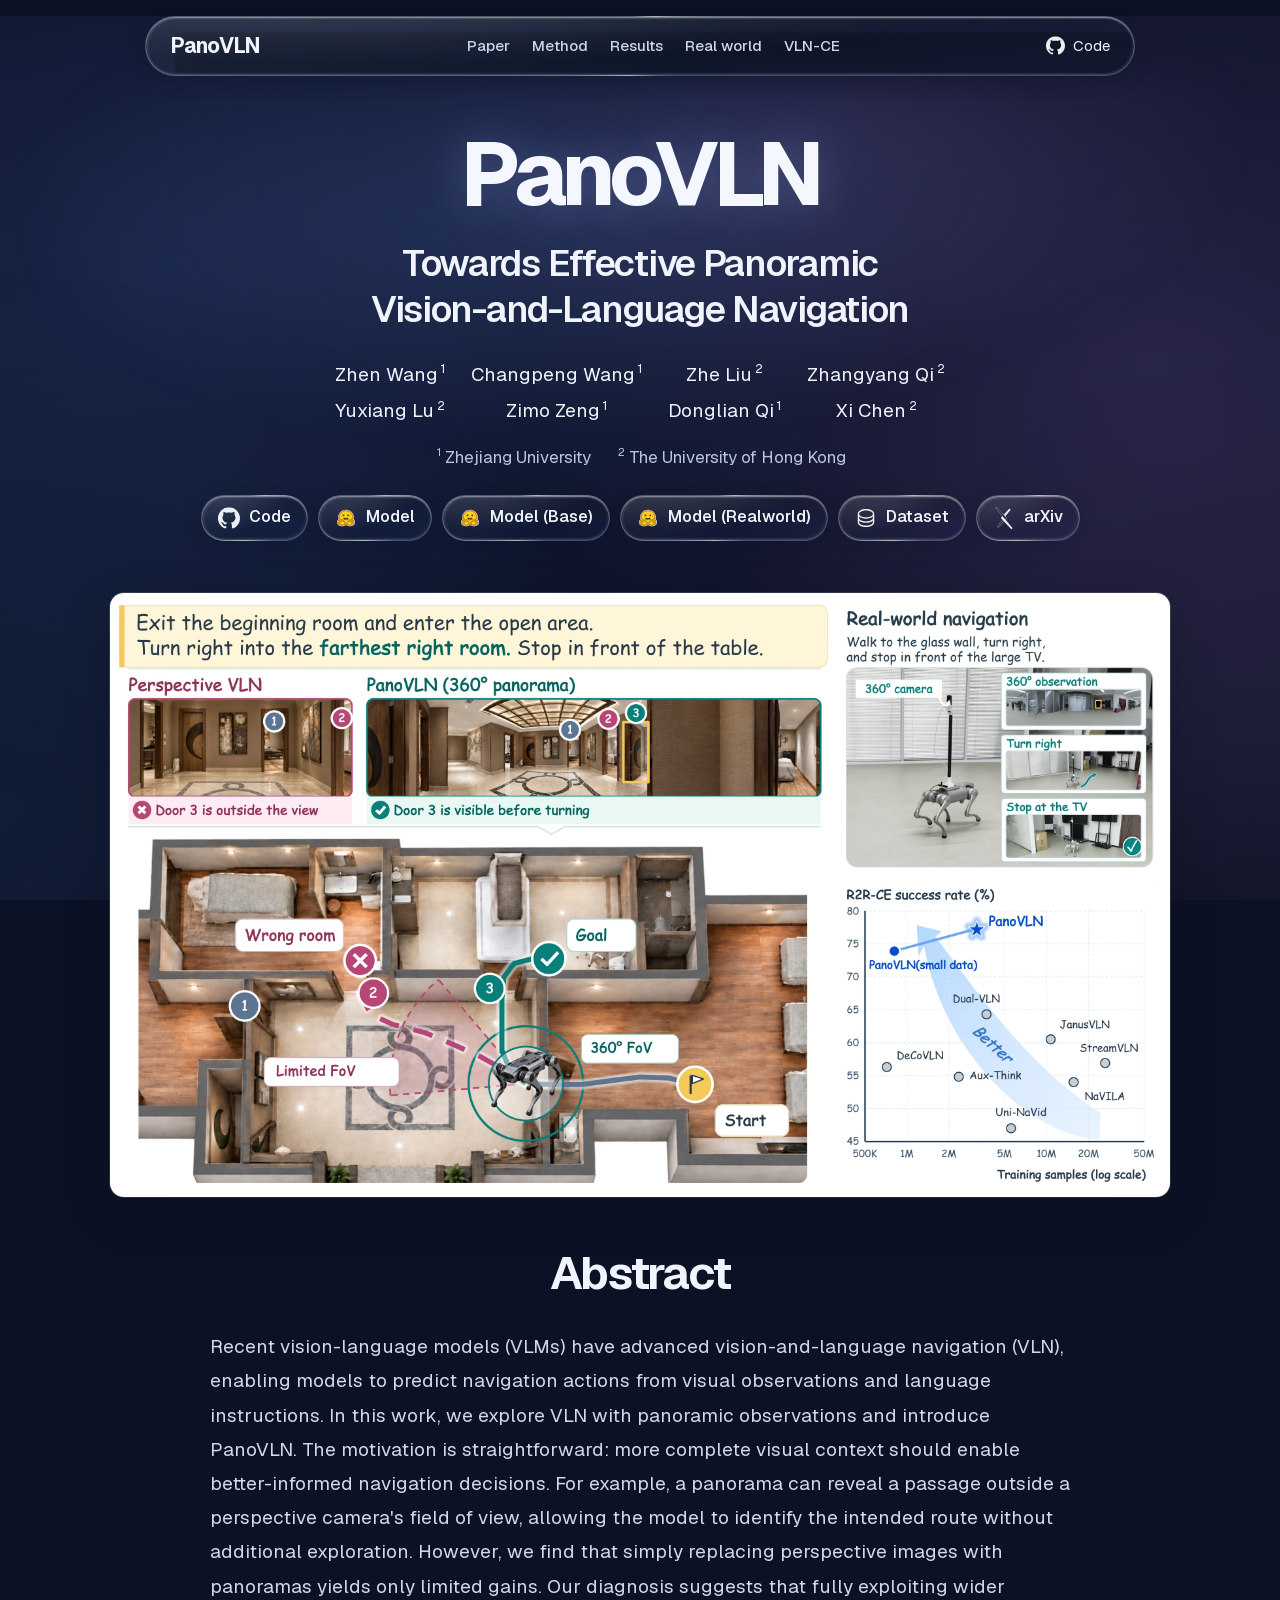
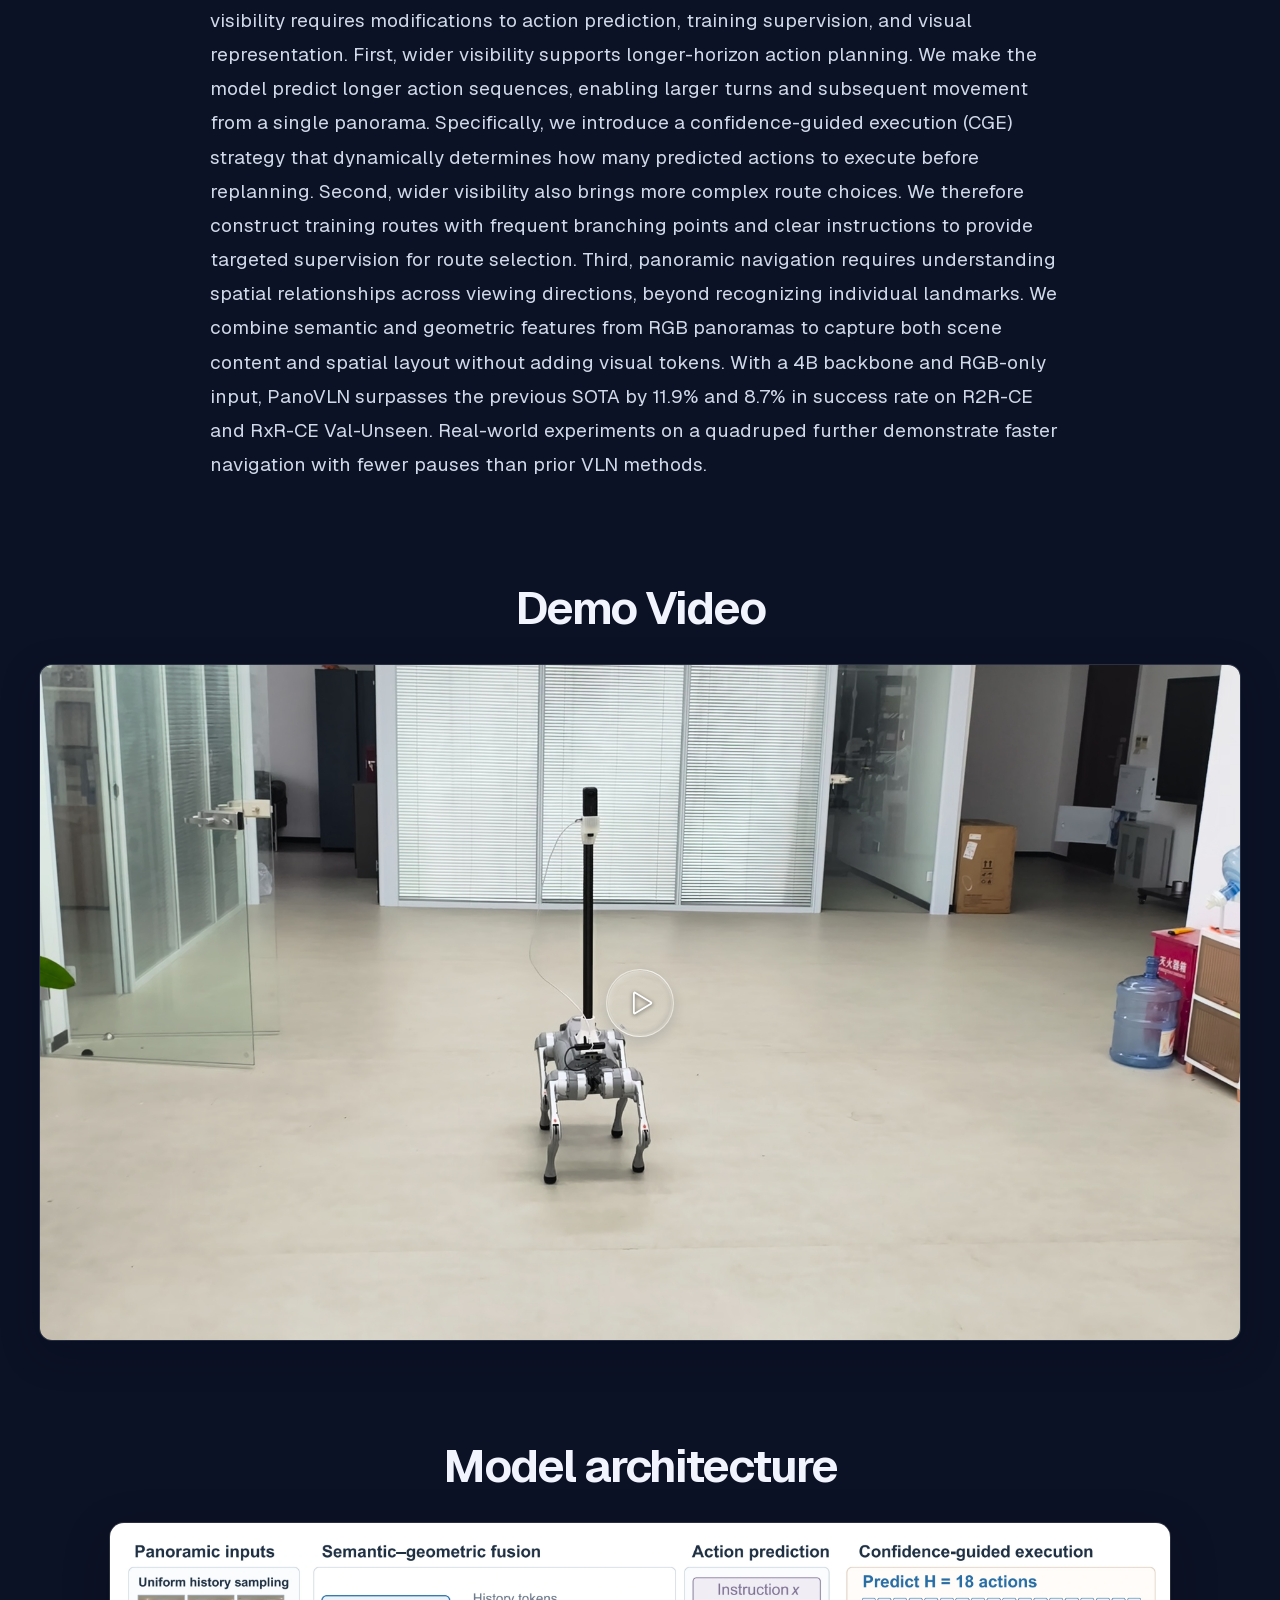
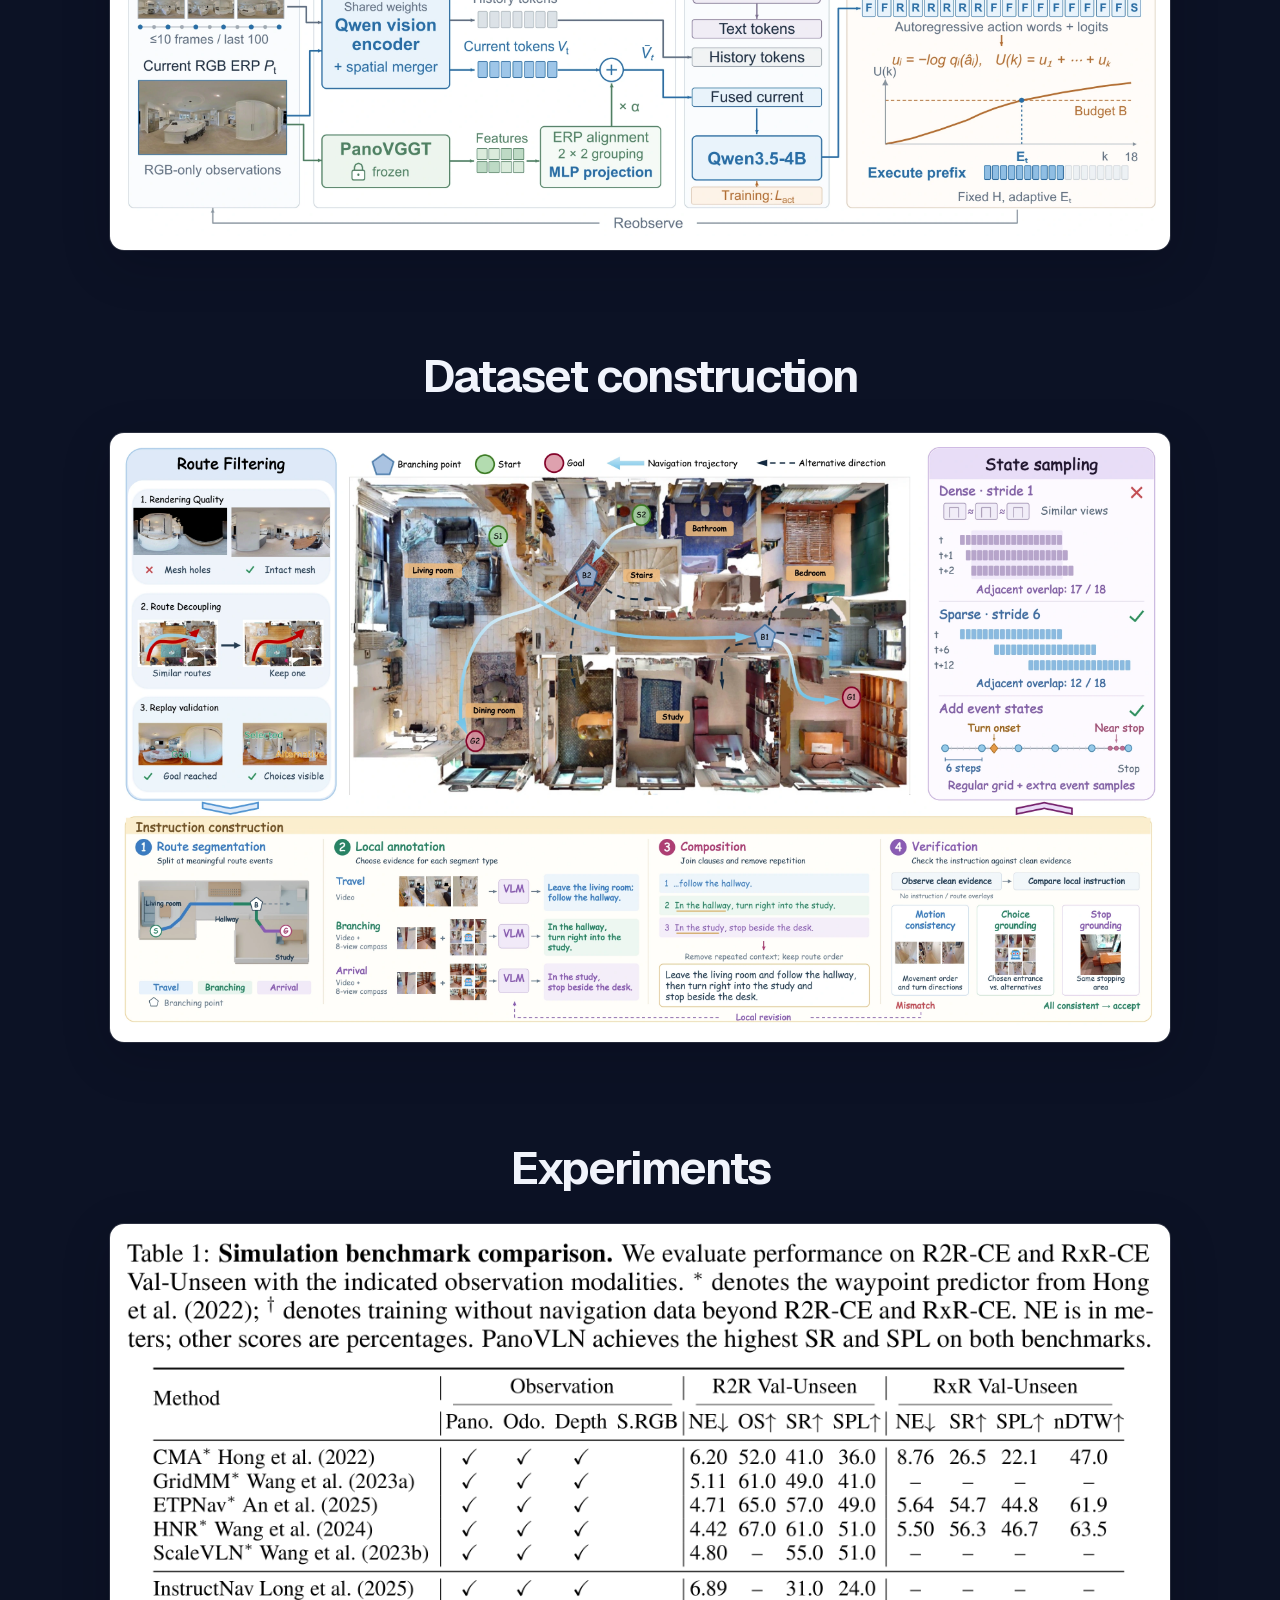
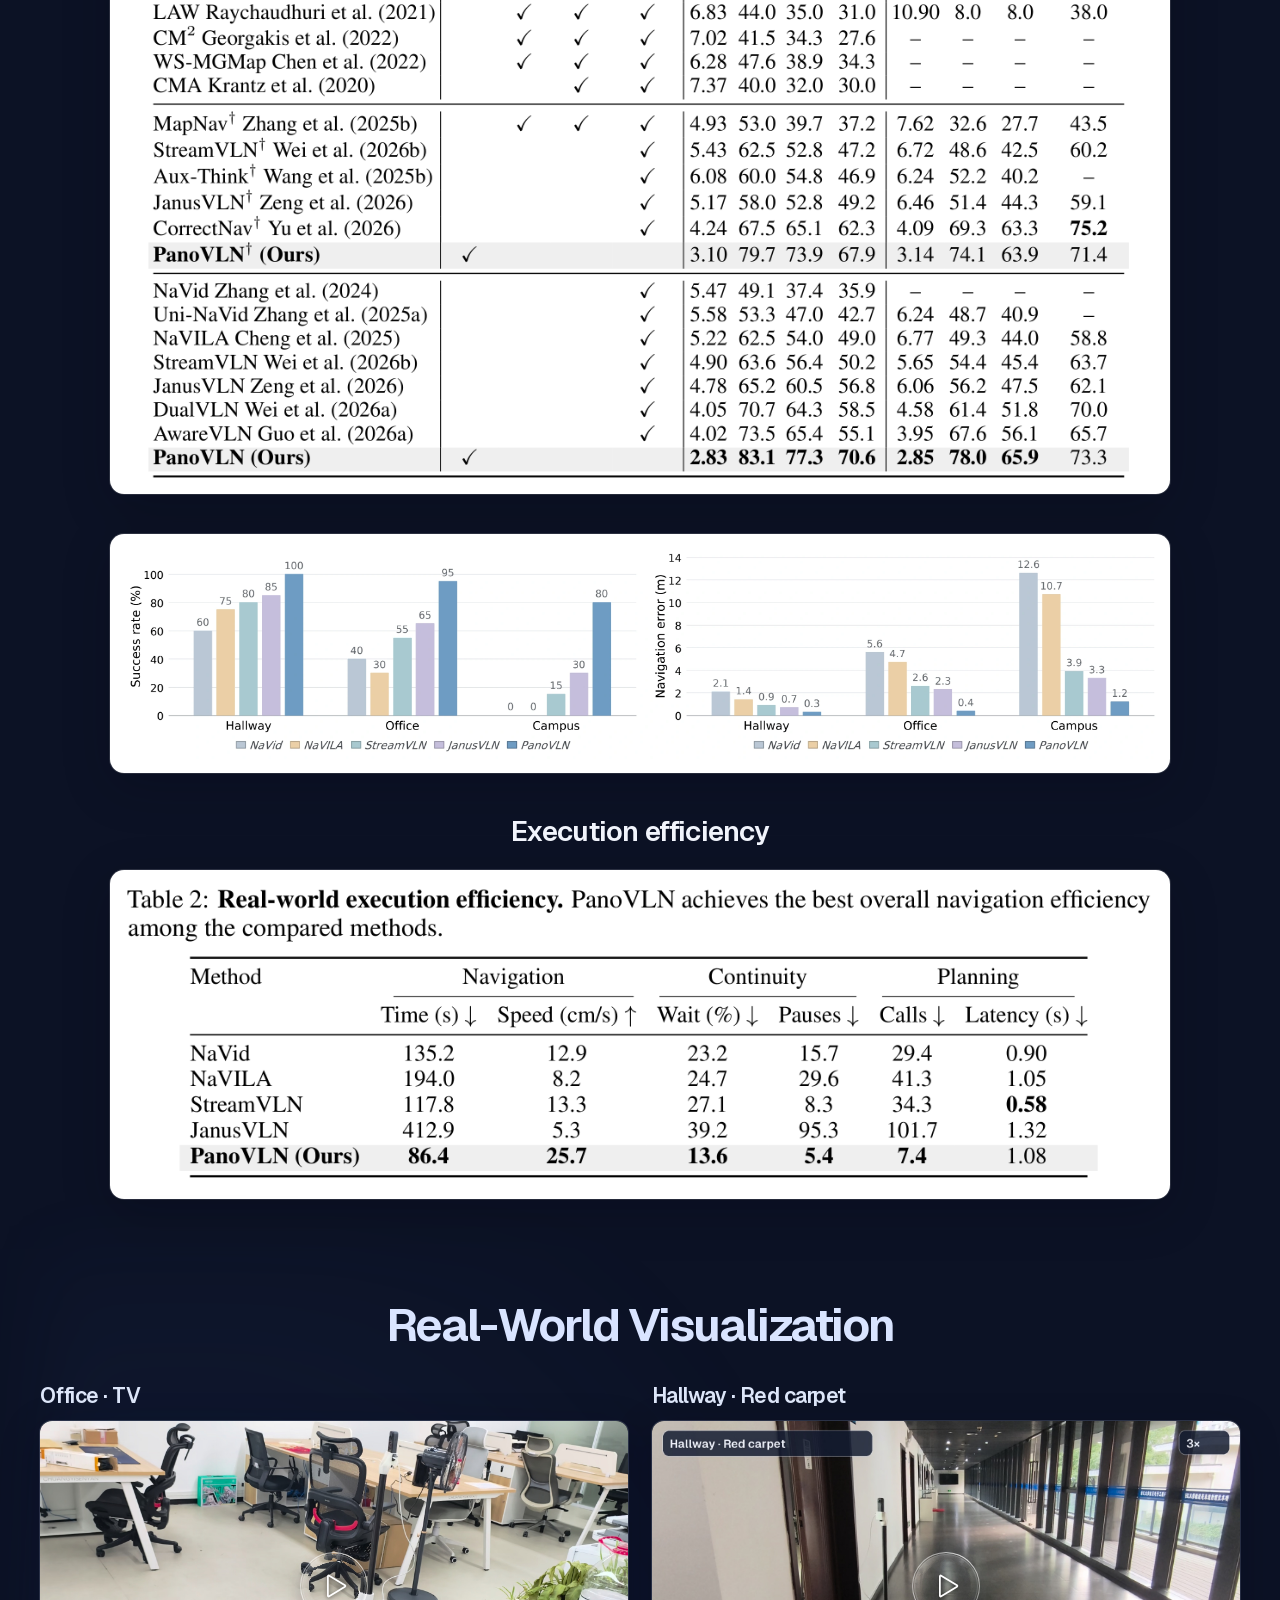
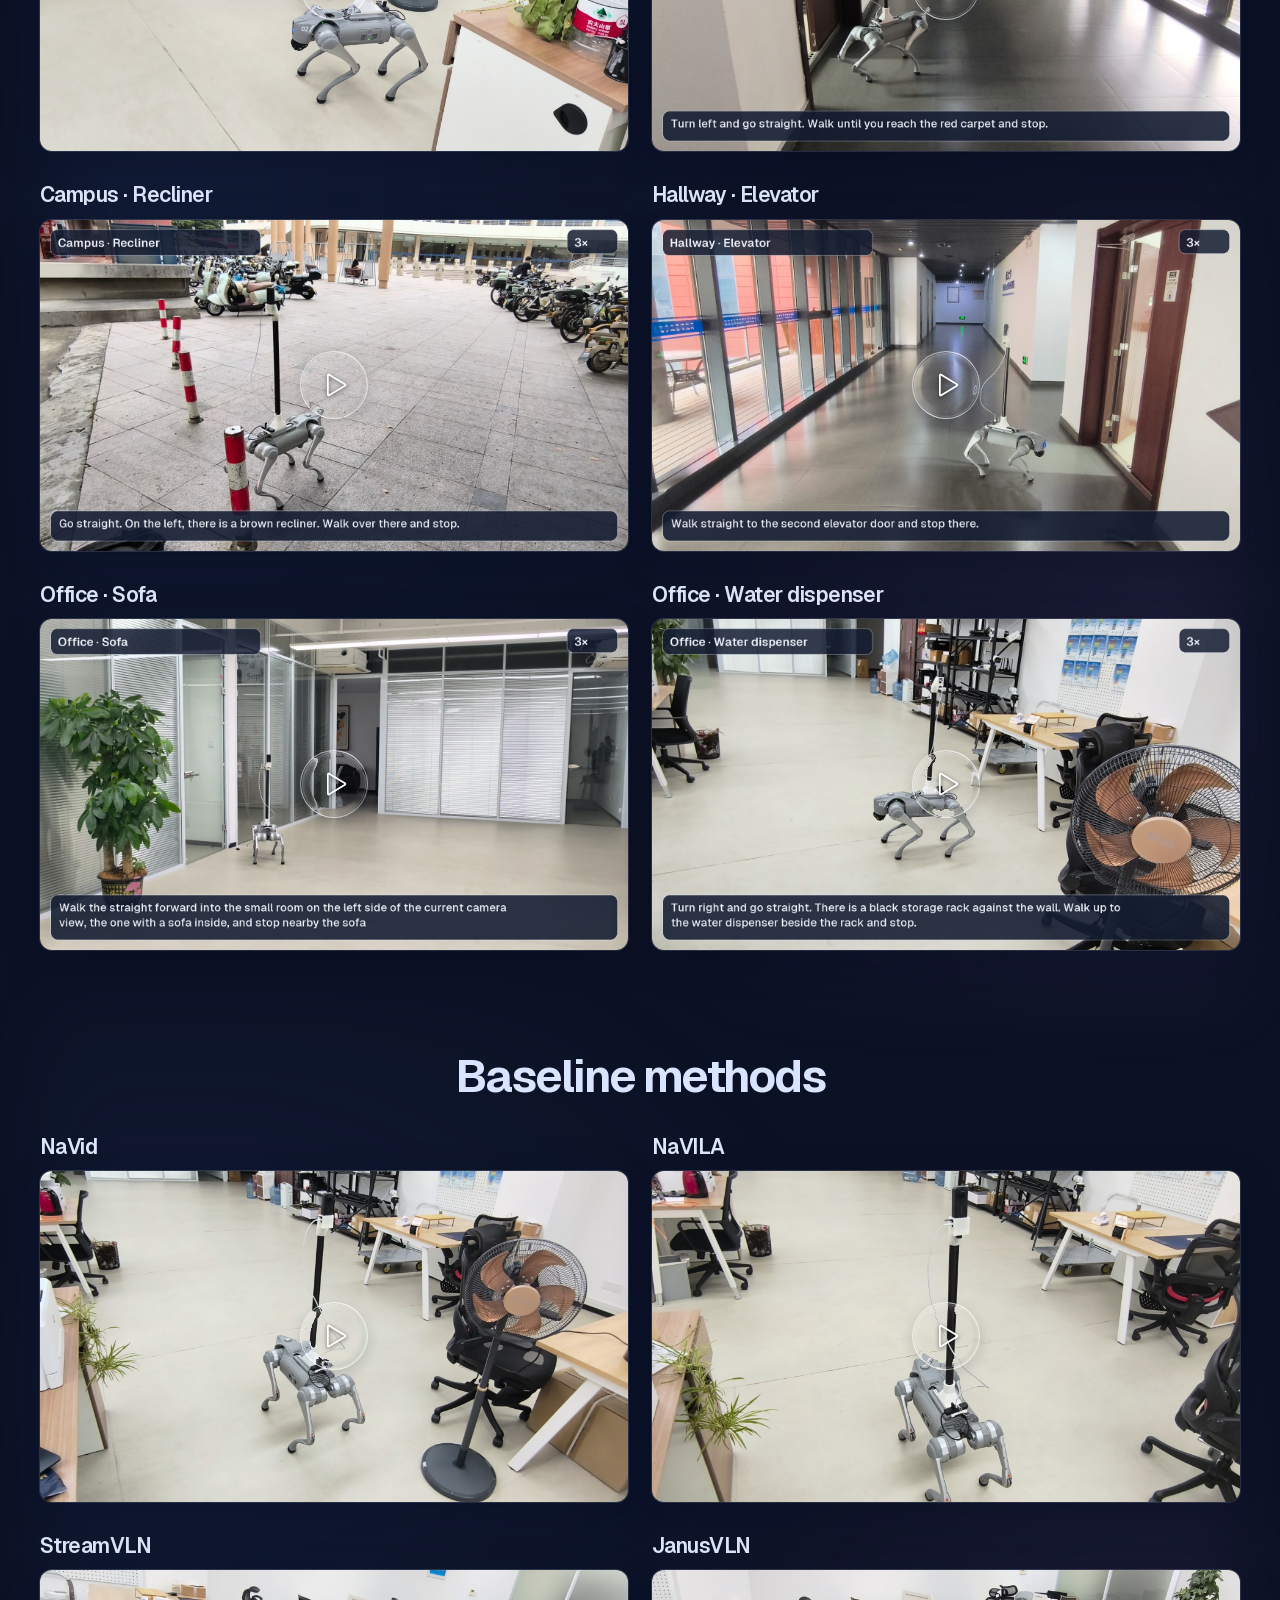
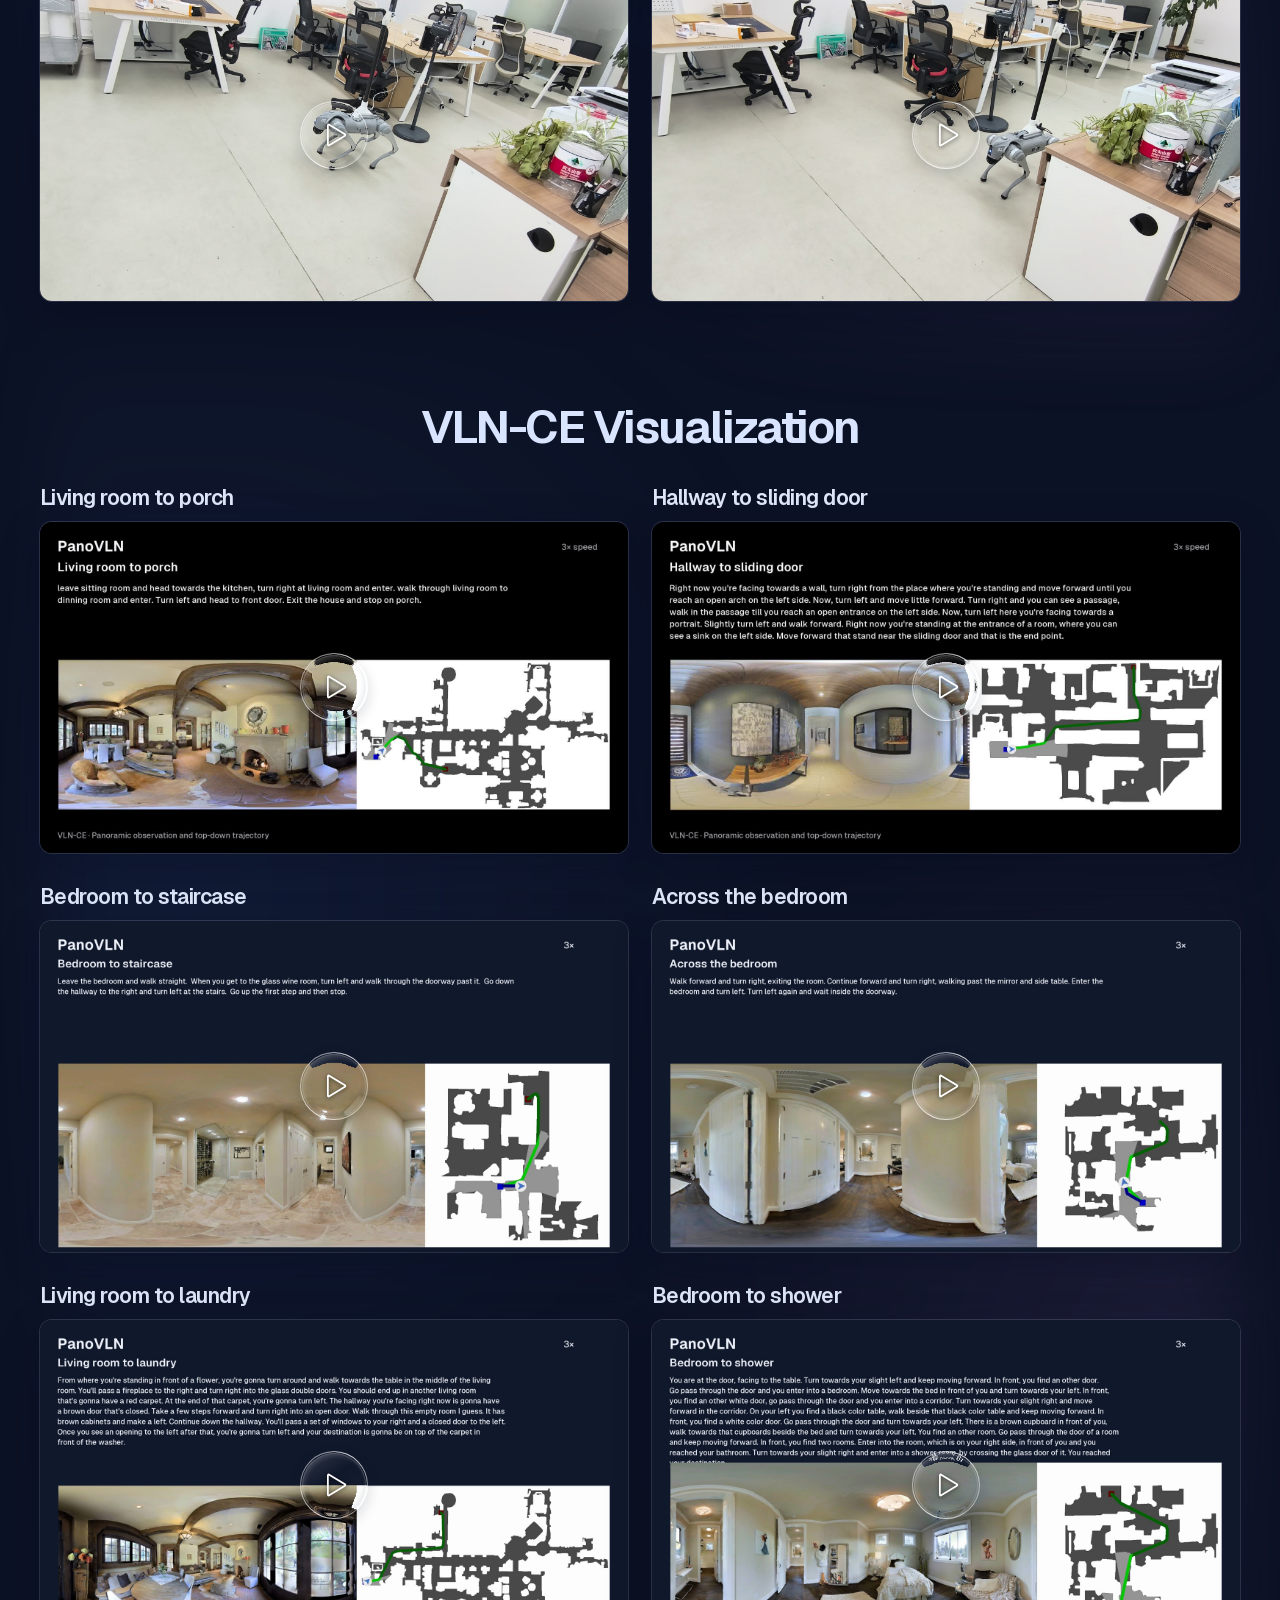
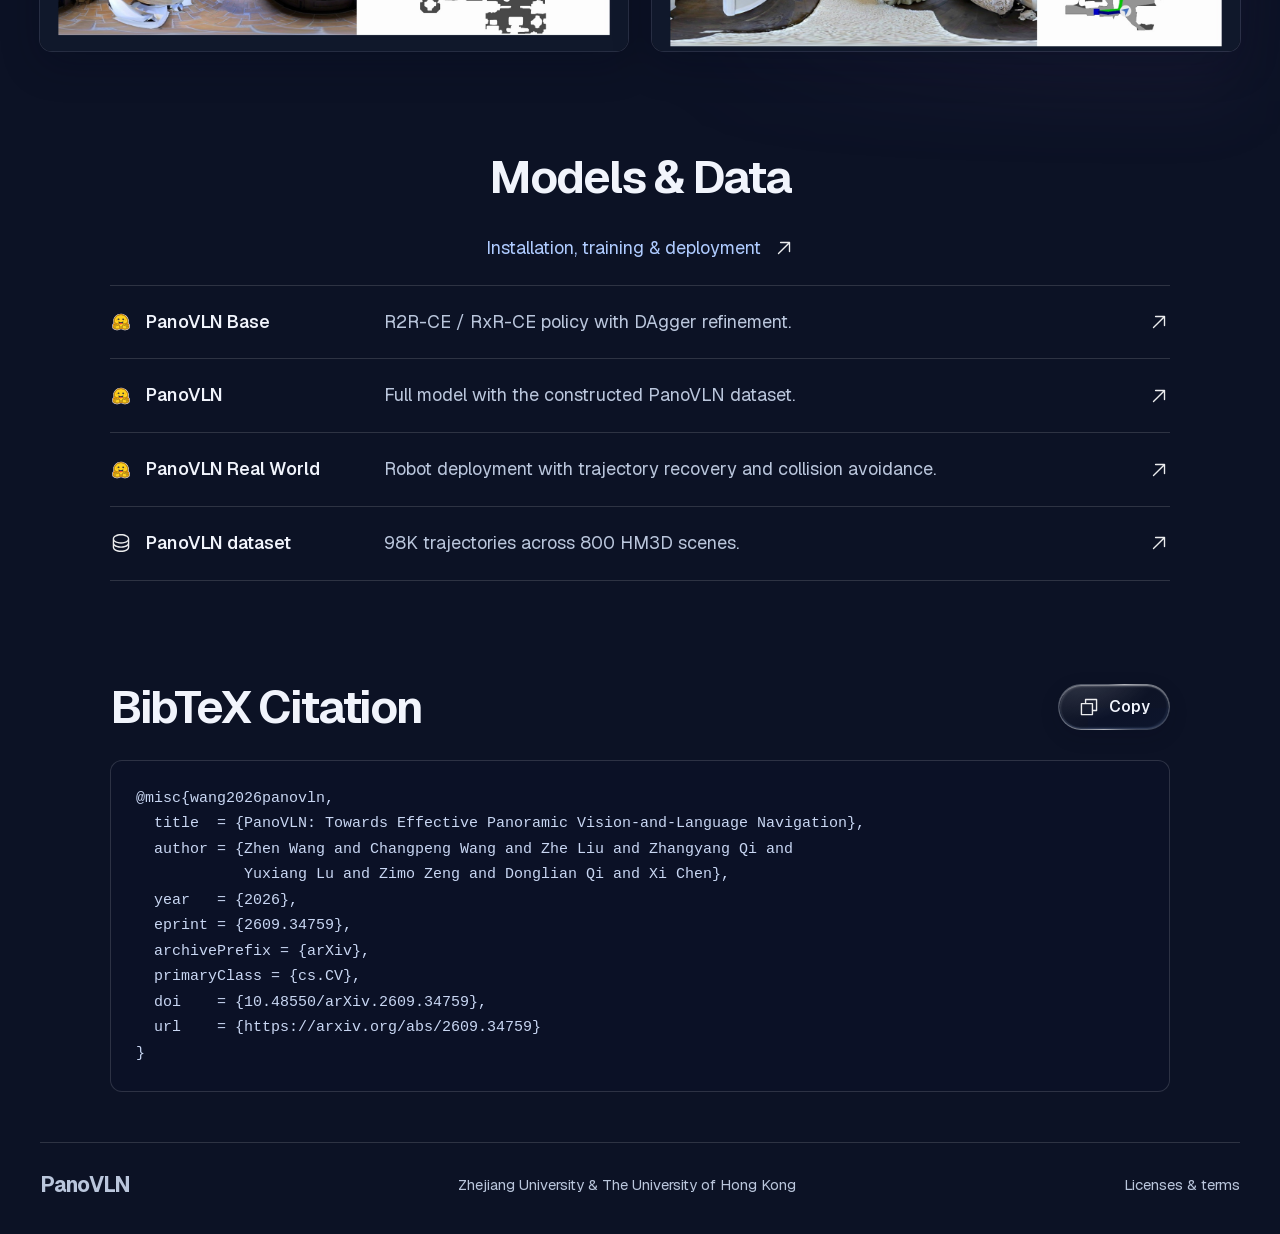
<file: docs/index.html>
<!doctype html>
<html lang="en">
<head>
<meta charset="utf-8"><meta name="viewport" content="width=device-width, initial-scale=1">
<title>PanoVLN — Towards Effective Panoramic Vision-and-Language Navigation</title>
<meta name="description" content="PanoVLN: panoramic vision-and-language navigation. Research, real-world demonstrations, source code, models and data.">
<meta property="og:title" content="PanoVLN"><meta property="og:description" content="Towards Effective Panoramic Vision-and-Language Navigation"><meta property="og:image" content="https://wangzhen-w.github.io/PanoVLN/assets/brand/social-card.png"><meta property="og:type" content="website">
<meta name="theme-color" content="#0c1225"><link rel="icon" href="assets/icons/phosphor/regular/panorama.svg" type="image/svg+xml"><link rel="canonical" href="https://wangzhen-w.github.io/PanoVLN/">
<link rel="preload" href="assets/fonts/geist.woff2" as="font" type="font/woff2" crossorigin>
<link rel="stylesheet" href="styles.css?v=20260928-centroid15"><script src="site.js?v=20260928-centroid15" defer></script><script src="liquid-glass.js?v=20260928-centroid15" defer></script>
</head>
<body>

<a class="skip" href="#main">Skip to content</a>
<header class="nav-shell"><div class="masthead glass"><a class="wordmark" href="#">PanoVLN</a><nav aria-label="Main navigation"><a href="#abstract">Paper</a><a href="#method">Method</a><a href="#results">Results</a><a href="#realworld">Real world</a><a href="#simulation">VLN-CE</a></nav><a class="repo-link" href="https://github.com/wangzhen-w/PanoVLN"><img class="icon" src="assets/icons/brands/github.svg" width="22" height="22" alt=""><span>Code</span></a></div></header>
<main id="main" class="wrap">
<section class="hero" aria-labelledby="project-title">
<div class="hero-copy"><h1 id="project-title">PanoVLN</h1><p class="paper-title">Towards Effective Panoramic<br class="title-break"> Vision-and-Language Navigation</p>
<div class="authors"><span>Zhen Wang<sup>1</sup></span><span>Changpeng Wang<sup>1</sup></span><span>Zhe Liu<sup>2</sup></span><span>Zhangyang Qi<sup>2</sup></span><span>Yuxiang Lu<sup>2</sup></span><span>Zimo Zeng<sup>1</sup></span><span>Donglian Qi<sup>1</sup></span><span>Xi Chen<sup>2</sup></span></div>
<p class="affiliations"><span><sup>1</sup> Zhejiang University</span><span><sup>2</sup> The University of Hong Kong</span></p>
<div class="hero-links"><a class="button glass-control" href="https://github.com/wangzhen-w/PanoVLN"><img class="icon" src="assets/icons/brands/github.svg" width="22" height="22" alt=""> Code</a><a class="button glass-control" href="https://huggingface.co/wangzhen-w/PanoVLN"><img class="icon" src="assets/icons/brands/huggingface.svg" width="22" height="22" alt=""> Model</a><a class="button glass-control" href="https://huggingface.co/wangzhen-w/PanoVLN_base"><img class="icon" src="assets/icons/brands/huggingface.svg" width="22" height="22" alt=""> Model (Base)</a><a class="button glass-control" href="https://huggingface.co/wangzhen-w/PanoVLN_realworld"><img class="icon" src="assets/icons/brands/huggingface.svg" width="22" height="22" alt=""> Model (Realworld)</a><a class="button glass-control" href="https://huggingface.co/datasets/wangzhen-w/PanoVLN"><img class="icon" src="assets/icons/phosphor/regular/database.svg" width="22" height="22" alt=""> Dataset</a><a class="button glass-control" href="https://arxiv.org/abs/2609.34759" aria-label="Read the paper on arXiv"><img class="icon" src="assets/icons/brands/arxiv.svg" width="22" height="22" alt=""> arXiv</a></div>
</div>
</section>

<figure class="teaser paper-figure"><a href="assets/figures/teaser-teaser.pdf" aria-label="Open the teaser at full resolution"><img src="assets/figures/teaser-teaser.webp" width="3196" height="1802" alt="PanoVLN teaser: panoramic visibility reveals the correct route, with simulation and real-world navigation examples."></a></figure>
<section id="abstract" class="research-section"><h2>Abstract</h2><div class="reading-column"><p>Recent vision-language models (VLMs) have advanced vision-and-language navigation (VLN), enabling models to predict navigation actions from visual observations and language instructions. In this work, we explore VLN with panoramic observations and introduce PanoVLN. The motivation is straightforward: more complete visual context should enable better-informed navigation decisions. For example, a panorama can reveal a passage outside a perspective camera&#x27;s field of view, allowing the model to identify the intended route without additional exploration. However, we find that simply replacing perspective images with panoramas yields only limited gains. Our diagnosis suggests that fully exploiting wider visibility requires modifications to action prediction, training supervision, and visual representation. First, wider visibility supports longer-horizon action planning. We make the model predict longer action sequences, enabling larger turns and subsequent movement from a single panorama. Specifically, we introduce a confidence-guided execution (CGE) strategy that dynamically determines how many predicted actions to execute before replanning. Second, wider visibility also brings more complex route choices. We therefore construct training routes with frequent branching points and clear instructions to provide targeted supervision for route selection. Third, panoramic navigation requires understanding spatial relationships across viewing directions, beyond recognizing individual landmarks. We combine semantic and geometric features from RGB panoramas to capture both scene content and spatial layout without adding visual tokens. With a 4B backbone and RGB-only input, PanoVLN surpasses the previous SOTA by 11.9% and 8.7% in success rate on R2R-CE and RxR-CE Val-Unseen. Real-world experiments on a quadruped further demonstrate faster navigation with fewer pauses than prior VLN methods.</p></div></section>
<section id="demo" class="research-section film-section"><h2>Demo Video</h2><div class="film-frame"><video id="film" controls playsinline preload="none" poster="assets/media/film-poster.jpg" src="https://github.com/user-attachments/assets/2ca7c19a-fc3a-4a7e-b298-9d9e195b6a5f" aria-label="PanoVLN real-world navigation"></video></div></section>
<section id="method" class="research-section paper-panel"><div class="section-heading"><h2>Model architecture</h2></div><figure class="architecture paper-figure"><a href="assets/figures/model_architecture-model_architecture.pdf" aria-label="Open the architecture in full resolution"><img src="assets/figures/model_architecture-model_architecture.webp" width="3200" height="926" loading="lazy" alt="PanoVLN architecture: panoramic observations, semantic-geometric fusion, action prediction, and confidence-guided execution."></a></figure></section>
<section id="data-pipeline" class="research-section"><h2>Dataset construction</h2><figure class="paper-figure"><a href="assets/figures/data_pipeline-data_pipeline.pdf" aria-label="Open the data construction pipeline at full resolution"><img src="assets/figures/data_pipeline-data_pipeline.webp" loading="lazy" alt="PanoVLN data construction pipeline from candidate routes through instruction annotation and quality filtering."></a></figure></section>
<section id="results" class="research-section"><h2>Experiments</h2>
<figure class="paper-figure table-figure"><a href="assets/tables/simulation-main.pdf" aria-label="Open the simulation table at full resolution"><img src="assets/tables/simulation-main.png" width="2418" height="1974" loading="lazy" alt="Original LaTeX Table 1: simulation benchmark comparison, including all 24 methods and R2R-CE and RxR-CE metrics."></a></figure>
<figure class="paper-figure result-figure"><a href="assets/figures/real_world_exp-realworld_exp.pdf" aria-label="Open real-world results at full resolution"><img src="assets/figures/real_world_exp-realworld_exp.webp" loading="lazy" alt="Real-world navigation results for Hallway, Office and Campus."></a></figure>
<div class="efficiency"><h3>Execution efficiency</h3><figure class="paper-figure table-figure"><a href="assets/tables/execution-efficiency.pdf" aria-label="Open the execution efficiency table at full resolution"><img src="assets/tables/execution-efficiency.png" width="2418" height="720" loading="lazy" alt="Original LaTeX Table 2: navigation time, speed, waiting, pauses, planning calls and latency for all five methods."></a></figure></div>
</section>
<section id="realworld" class="research-section media-section"><h2>Real-World Visualization</h2><div class="video-grid">
<article class="video-card"><h3>Office · TV</h3><div class="film-frame"><video controls playsinline preload="none" poster="assets/media/panovln-poster.jpg" src="https://github.com/user-attachments/assets/f3a8c636-5ad6-4d5c-8291-da6e7641c8be" aria-label="PanoVLN real-world navigation at 3× speed"></video></div></article>
<article class="video-card"><h3>Hallway · Red carpet</h3><div class="film-frame"><video controls playsinline preload="none" poster="assets/media/real-carpet-poster.jpg" src="https://github.com/user-attachments/assets/5be4d38e-fe35-4315-a4b5-6f185e2b3858" aria-label="PanoVLN real-world navigation: Hallway · Red carpet, 3× speed"></video></div></article>
<article class="video-card"><h3>Campus · Recliner</h3><div class="film-frame"><video controls playsinline preload="none" poster="assets/media/real-chair-poster.jpg" src="https://github.com/user-attachments/assets/de934462-9e20-40f5-899e-6e447ddff21d" aria-label="PanoVLN real-world navigation: Campus · Recliner, 3× speed"></video></div></article>
<article class="video-card"><h3>Hallway · Elevator</h3><div class="film-frame"><video controls playsinline preload="none" poster="assets/media/real-elevator-poster.jpg" src="https://github.com/user-attachments/assets/a7d49da7-d60a-437d-90a8-15d8c38bdbd1" aria-label="PanoVLN real-world navigation: Hallway · Elevator, 3× speed"></video></div></article>
<article class="video-card"><h3>Office · Sofa</h3><div class="film-frame"><video controls playsinline preload="none" poster="assets/media/real-sofa-poster.jpg" src="https://github.com/user-attachments/assets/e69fb4c1-28b7-4ae8-890a-1c24cbd1b790" aria-label="PanoVLN real-world navigation: Office · Sofa, 3× speed"></video></div></article>
<article class="video-card"><h3>Office · Water dispenser</h3><div class="film-frame"><video controls playsinline preload="none" poster="assets/media/real-water-poster.jpg" src="https://github.com/user-attachments/assets/0dbfd923-591c-4154-8b25-f33c6f073d2a" aria-label="PanoVLN real-world navigation: Office · Water dispenser, 3× speed"></video></div></article>
</div></section>
<section id="comparison" class="research-section media-section"><h2>Baseline methods</h2><div class="video-grid">
<article class="video-card"><h3>NaVid</h3><div class="film-frame"><video controls playsinline preload="none" poster="assets/media/navid-poster.jpg" src="https://github.com/user-attachments/assets/16b2ff15-a84b-4d64-a1a7-80d7c3ccb86d" aria-label="NaVid real-world navigation at 3× speed"></video></div></article>
<article class="video-card"><h3>NaVILA</h3><div class="film-frame"><video controls playsinline preload="none" poster="assets/media/navila-poster.jpg" src="https://github.com/user-attachments/assets/f60b5563-864b-4beb-9338-941ab6a6f411" aria-label="NaVILA real-world navigation at 3× speed"></video></div></article>
<article class="video-card"><h3>StreamVLN</h3><div class="film-frame"><video controls playsinline preload="none" poster="assets/media/streamvln-poster.jpg" src="https://github.com/user-attachments/assets/5499f2dc-4884-4ae6-aeed-c8c189a0433d" aria-label="StreamVLN real-world navigation at 3× speed"></video></div></article>
<article class="video-card"><h3>JanusVLN</h3><div class="film-frame"><video controls playsinline preload="none" poster="assets/media/janusvln-poster.jpg" src="https://github.com/user-attachments/assets/894c9259-29b9-40a0-90aa-f6267f1a38db" aria-label="JanusVLN real-world navigation at 3× speed"></video></div></article>
</div></section>
<section id="simulation" class="research-section media-section"><h2>VLN-CE Visualization</h2><div class="video-grid">
<article class="video-card"><h3>Living room to porch</h3><div class="film-frame"><video controls playsinline preload="none" poster="assets/media/simulation-01-poster.jpg" src="https://github.com/user-attachments/assets/9127a263-9b48-4298-916e-2ea46c7b7335" aria-label="PanoVLN simulation: Living room to porch"></video></div></article>
<article class="video-card"><h3>Hallway to sliding door</h3><div class="film-frame"><video controls playsinline preload="none" poster="assets/media/simulation-02-poster.jpg" src="https://github.com/user-attachments/assets/218f66a5-7057-4802-91a4-cfaea3b119a6" aria-label="PanoVLN simulation: Hallway to sliding door"></video></div></article>
<article class="video-card"><h3>Bedroom to staircase</h3><div class="film-frame"><video controls playsinline preload="none" poster="assets/media/simulation-03-poster.jpg" src="https://github.com/user-attachments/assets/05bc4320-44c6-4c9c-a643-9194f6b2b670" aria-label="PanoVLN simulation: Bedroom to staircase, 3× speed"></video></div></article>
<article class="video-card"><h3>Across the bedroom</h3><div class="film-frame"><video controls playsinline preload="none" poster="assets/media/simulation-04-poster.jpg" src="https://github.com/user-attachments/assets/d0171c82-7e64-48d9-bcdf-82befceb0992" aria-label="PanoVLN simulation: Across the bedroom, 3× speed"></video></div></article>
<article class="video-card"><h3>Living room to laundry</h3><div class="film-frame"><video controls playsinline preload="none" poster="assets/media/simulation-05-poster.jpg" src="https://github.com/user-attachments/assets/8af610f8-dff5-4a23-a833-551027867446" aria-label="PanoVLN simulation: Living room to laundry, 3× speed"></video></div></article>
<article class="video-card"><h3>Bedroom to shower</h3><div class="film-frame"><video controls playsinline preload="none" poster="assets/media/simulation-06-poster.jpg" src="https://github.com/user-attachments/assets/3907c133-c470-484e-97c3-e9c23f92203c" aria-label="PanoVLN simulation: Bedroom to shower, 3× speed"></video></div></article>
</div></section>
<section id="resources" class="research-section paper-panel"><div class="section-heading"><h2>Models &amp; Data</h2><p><a class="inline-link" href="https://github.com/wangzhen-w/PanoVLN#getting-started">Installation, training &amp; deployment <img class="icon" src="assets/icons/phosphor/regular/arrow-up-right.svg" width="22" height="22" alt=""></a></p></div>
<div class="resource-list">
<a href="https://huggingface.co/wangzhen-w/PanoVLN_base"><span class="resource-name"><img class="icon" src="assets/icons/brands/huggingface.svg" width="22" height="22" alt=""> PanoVLN Base</span><span>R2R-CE / RxR-CE policy with DAgger refinement.</span><img class="icon" src="assets/icons/phosphor/regular/arrow-up-right.svg" width="22" height="22" alt=""></a>
<a href="https://huggingface.co/wangzhen-w/PanoVLN"><span class="resource-name"><img class="icon" src="assets/icons/brands/huggingface.svg" width="22" height="22" alt=""> PanoVLN</span><span>Full model with the constructed PanoVLN dataset.</span><img class="icon" src="assets/icons/phosphor/regular/arrow-up-right.svg" width="22" height="22" alt=""></a>
<a href="https://huggingface.co/wangzhen-w/PanoVLN_realworld"><span class="resource-name"><img class="icon" src="assets/icons/brands/huggingface.svg" width="22" height="22" alt=""> PanoVLN Real World</span><span>Robot deployment with trajectory recovery and collision avoidance.</span><img class="icon" src="assets/icons/phosphor/regular/arrow-up-right.svg" width="22" height="22" alt=""></a>
<a href="https://huggingface.co/datasets/wangzhen-w/PanoVLN"><span class="resource-name"><img class="icon" src="assets/icons/phosphor/regular/database.svg" width="22" height="22" alt=""> PanoVLN dataset</span><span>98K trajectories across 800 HM3D scenes.</span><img class="icon" src="assets/icons/phosphor/regular/arrow-up-right.svg" width="22" height="22" alt=""></a>
</div>

</section>
<section id="citation-section" class="research-section paper-panel citation-section"><div class="citation-heading"><h2>BibTeX Citation</h2><button id="copy-citation" class="button glass-control"><img class="icon" src="assets/icons/phosphor/regular/copy.svg" width="22" height="22" alt=""> Copy</button></div><pre><code id="citation">@misc{wang2026panovln,
  title  = {PanoVLN: Towards Effective Panoramic Vision-and-Language Navigation},
  author = {Zhen Wang and Changpeng Wang and Zhe Liu and Zhangyang Qi and
            Yuxiang Lu and Zimo Zeng and Donglian Qi and Xi Chen},
  year   = {2026},
  eprint = {2609.34759},
  archivePrefix = {arXiv},
  primaryClass = {cs.CV},
  doi    = {10.48550/arXiv.2609.34759},
  url    = {https://arxiv.org/abs/2609.34759}
}</code></pre><span id="copy-status" role="status" class="visually-hidden"></span></section>
</main>
<footer class="footer wrap"><a class="wordmark" href="#">PanoVLN</a><p>Zhejiang University &amp; The University of Hong Kong</p><a href="https://github.com/wangzhen-w/PanoVLN#license">Licenses &amp; terms</a></footer>
</body></html>
</file>
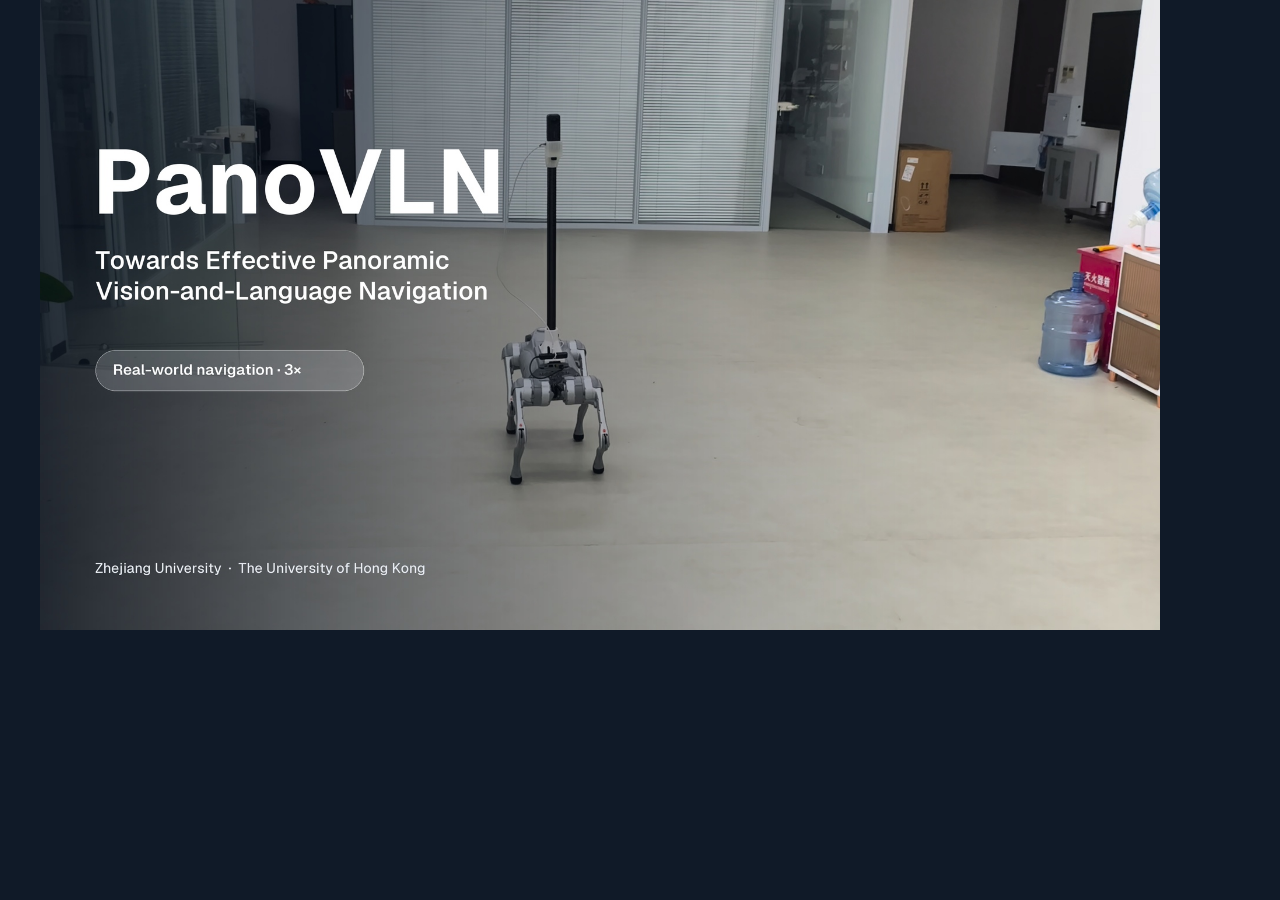
<file: tools/social-card.html>
<!doctype html><html lang="en"><head><meta charset="utf-8"><style>html,body{margin:0;width:1200px;height:630px;overflow:hidden;background:#101a28}img{display:block;width:1200px;height:630px;object-fit:contain}</style></head><body><img src="../docs/assets/media/release-poster.jpg" alt="PanoVLN — Towards Effective Panoramic Vision-and-Language Navigation"></body></html>
</file>
<file: docs/styles.css>
@font-face{font-family:Geist;src:url('assets/fonts/geist.woff2') format('woff2');font-weight:100 900;font-display:swap}
:root{color-scheme:dark;--bg:#0c1225;--surface:#18213a;--text:#f1f4fc;--muted:#bac6dc;--accent:#afcbff;--line:#ffffff24;font-family:Geist,-apple-system,BlinkMacSystemFont,'Segoe UI',sans-serif;color:var(--text);background:var(--bg);font-synthesis:none}
*{box-sizing:border-box}html{scroll-behavior:smooth;scroll-padding-top:95px}body{margin:0;font-size:18px;line-height:1.6;overflow-wrap:break-word;isolation:isolate;background:radial-gradient(ellipse 80% 650px at 12% 260px,#334b8d55,transparent 75%),radial-gradient(ellipse 65% 700px at 90% 350px,#68519a4a,transparent 75%),var(--bg)}body::before{content:"";position:fixed;inset:0;z-index:-1;pointer-events:none;background:radial-gradient(ellipse 65% 75% at 0% 90%,#284e8430,transparent 80%),radial-gradient(ellipse 60% 65% at 100% 80%,#6c4a7620,transparent 80%)}a{color:var(--accent);text-decoration:none}a:hover{text-decoration:underline}button{font:inherit;cursor:pointer;color:inherit;border:0}button,a{-webkit-tap-highlight-color:transparent}img{max-width:100%;display:block}figure{margin:0}h1,h2,h3,p{margin-top:0}h2{font-size:clamp(32px,3.6vw,48px);line-height:1.15;letter-spacing:-.045em;font-weight:650;margin-bottom:30px;text-align:center}h3{font-size:23px;line-height:1.3;letter-spacing:-.025em;font-weight:600}p{margin-bottom:22px}sup{font-size:.65em;margin-left:3px}a:focus-visible,button:focus-visible,video:focus-visible,[tabindex]:focus-visible{outline:3px solid #b7d4ff;outline-offset:5px}::selection{background:#576cb7;color:#fff}.wrap{width:min(1200px,calc(100% - 64px));margin-inline:auto}.research-section{margin:0 auto;padding:50px 0;max-width:1060px}.section-heading p{text-align:center;color:var(--muted);font-size:18px}.icon{width:22px;height:22px;flex:0 0 22px}.visually-hidden,.skip:not(:focus){position:absolute;width:1px;height:1px;padding:0;margin:-1px;overflow:hidden;clip:rect(0,0,0,0);white-space:nowrap;border:0}.skip:focus{position:fixed;z-index:1000;top:10px;left:10px;padding:12px;background:white;color:black}
/* Clear liquid surfaces: optical layers are separate from crisp foreground labels. */
.glass,.glass-control{position:relative;isolation:isolate;background:linear-gradient(145deg,#ffffff0d,#ffffff02 55%,#b7d9ff05);border:1px solid #edf5ff36;box-shadow:inset 0 1px 1px #ffffff80,inset 0 -1px 1px #abc5f040,0 6px 20px #02071924;backdrop-filter:blur(1.1px) saturate(115%);-webkit-backdrop-filter:blur(1.1px) saturate(115%)}
.glass::before,.glass-control::before{content:"";position:absolute;inset:-1px;border-radius:inherit;padding:1px;pointer-events:none;z-index:3;background:conic-gradient(from var(--light-angle,135deg),#ffffff05 0deg,#fff9 70deg,#e8f3ff12 135deg,#fff2 210deg,#fff9 250deg,#ffffff05 320deg);mask:linear-gradient(#fff 0 0) content-box,linear-gradient(#fff 0 0);mask-composite:exclude;-webkit-mask:linear-gradient(#fff 0 0) content-box,linear-gradient(#fff 0 0);-webkit-mask-composite:xor}
.glass::after,.glass-control::after{content:"";position:absolute;inset:1px;border-radius:inherit;pointer-events:none;z-index:-1;background:radial-gradient(ellipse at var(--pointer-x,25%) var(--pointer-y,-30%),#ffffff20,transparent 60%);box-shadow:inset 1px 1px 2px #ffffff20,inset -1px -1px 2px #a2cfff18}
.glass-control:hover{background-color:#d0e2ff09}.glass-control:active{transform:scale(.98)}
.nav-shell{position:sticky;top:16px;z-index:50;width:min(990px,calc(100% - 40px));height:58px;margin:16px auto 0}.masthead{border-radius:999px;display:flex;align-items:center;justify-content:space-between;gap:22px;padding:12px 24px;background-color:#101a3259}.wordmark{font-size:21px;font-weight:700;letter-spacing:-.04em;color:var(--text)}.masthead nav{display:flex;gap:22px;align-items:center}.masthead nav a{font-size:15px;font-weight:500;color:#ccd7ea;white-space:nowrap}.masthead nav a:hover{color:#fff;text-decoration:none}.repo-link{display:flex;align-items:center;gap:8px;color:var(--text);font-size:15px}.repo-link .icon{width:19px;height:19px;flex-basis:19px}
.hero{position:relative;text-align:center;padding:54px 0 40px}.hero::before{content:"";position:absolute;z-index:-1;pointer-events:none;inset:0 0 -45px;background:radial-gradient(ellipse 50% 46% at 42% 25%,#5f7fcc35,transparent 90%),radial-gradient(ellipse 40% 50% at 65% 10%,#ab8aed20,transparent 90%);filter:blur(22px)}.hero h1{font-size:clamp(66px,7vw,98px);line-height:1.02;letter-spacing:-.065em;font-weight:720;margin-bottom:22px;color:#f5f7ff;text-shadow:0 2px 45px #9daef04d}.paper-title{font-size:clamp(25px,3vw,37px);line-height:1.22;letter-spacing:-.035em;font-weight:580;margin:0 auto 28px;max-width:950px}.authors{display:grid;grid-template-columns:repeat(4,max-content);justify-content:center;gap:7px 26px;font-size:19px;line-height:1.55}.affiliations{display:flex;justify-content:center;gap:24px;font-size:17px;color:var(--muted);margin:18px 0 24px}.hero-links{display:flex;flex-wrap:wrap;justify-content:center;gap:10px}.button{display:inline-flex;align-items:center;justify-content:center;gap:9px;border-radius:999px;padding:11px 19px;font-size:16px;font-weight:550;line-height:1.3;color:var(--text);text-decoration:none;transition:transform .25s,background .2s}.button:hover{text-decoration:none}.solid{background-color:#9bbde40c}.unavailable{color:#aab7cf;cursor:default}.unavailable .icon{opacity:.6}
.paper-figure{background:#fff;border-radius:14px;padding:14px;overflow:hidden;box-shadow:0 14px 50px #02061333,0 0 0 1px #ffffff24;color-scheme:light}.paper-figure img{width:100%;height:auto}.teaser{margin:12px auto 0;max-width:1060px;padding:8px}.reading-column{max-width:860px;margin-inline:auto;font-size:19px;line-height:1.8;color:#d0d9e9}.reading-column p{margin:0}.film-section,.media-section{max-width:1200px}.media-section{position:relative;isolation:isolate}.media-section::before{content:"";position:absolute;inset:0;z-index:-1;pointer-events:none;background:radial-gradient(ellipse 75% 70% at 12% 40%,#33569c24,transparent 75%),radial-gradient(ellipse 65% 65% at 95% 75%,#795a9c24,transparent 75%);filter:blur(35px)}.media-section h2{color:#d9e4ff}.gallery-subheading{font-size:30px;margin:10px 0 28px;text-align:center}.film-frame{position:relative;overflow:hidden;border-radius:12px;background:#11182a;box-shadow:0 12px 38px #03071b40,0 0 0 1px #d5e2ff2b}.film-frame video{width:100%;aspect-ratio:16/9;object-fit:contain;display:block;background:#101318}.video-grid{display:grid;grid-template-columns:repeat(2,minmax(0,1fr));gap:30px 24px}.video-card h3{text-align:left;margin:0 0 11px;font-size:21px;color:#dee7fa}.table-figure{padding:10px}.result-figure{margin-top:40px}.efficiency{margin-top:40px}.efficiency h3{text-align:center;margin-bottom:20px;font-size:28px}
.resource-list{border-top:1px solid var(--line)}.resource-list>a{display:grid;grid-template-columns:250px 1fr 22px;align-items:center;gap:24px;padding:22px 0;border-bottom:1px solid var(--line);color:var(--muted);font-size:18px;text-decoration:none}.resource-list>a:hover{color:var(--text)}.resource-name{font-weight:550;color:var(--text);display:flex;align-items:center;gap:14px}.inline-link{display:inline-flex;align-items:center;gap:12px}.citation-heading{display:flex;align-items:center;justify-content:space-between;gap:16px}.citation-heading h2{margin-bottom:0}.citation-section pre{white-space:pre;overflow:auto;background:#0b1228a8;border:1px solid var(--line);padding:25px;border-radius:12px;font-size:15px;line-height:1.7;margin:26px 0 0;color:#c9d7f3}.footer{border-top:1px solid var(--line);padding:25px 0 32px;display:flex;align-items:center;justify-content:space-between;gap:20px;font-size:15px;color:var(--muted)}.footer p{margin:0}.footer a{color:var(--muted)}
@media(max-width:900px){.wrap{width:calc(100% - 40px)}.masthead{padding:12px 19px;gap:14px}.masthead nav{gap:15px}.masthead nav a{font-size:14px}.repo-link span{display:none}.authors{font-size:17px;gap:8px 18px}.paper-title{font-size:31px}.resource-list>a{grid-template-columns:220px 1fr 20px;font-size:16px;gap:12px}.research-section{padding-block:40px}.hero{padding-top:42px}}
@media(max-width:600px){body{font-size:17px}.wrap{width:calc(100% - 28px)}.nav-shell{width:calc(100% - 24px);top:10px;margin-top:10px;height:53px}.masthead{padding:12px 16px;gap:12px}.masthead .wordmark{display:none}.masthead nav{width:100%;justify-content:space-between;gap:10px;min-width:0}.masthead nav a{font-size:13px}.repo-link{display:none}.hero{padding:34px 0 24px}.hero h1{font-size:64px;margin-bottom:18px}.paper-title{font-size:25px;line-height:1.22;margin-bottom:25px}.title-break{display:none}.authors{grid-template-columns:repeat(2,max-content);gap:7px 20px;font-size:17px}.affiliations{flex-direction:column;gap:3px;margin:18px 0 22px;font-size:15px}.hero-links{gap:8px}.button{padding:10px 14px;font-size:15px}.button .icon{width:19px;height:19px;flex-basis:19px}.teaser{padding:4px;border-radius:8px;margin-top:8px}.research-section{padding:32px 0}h2{font-size:32px;margin-bottom:23px}.reading-column{font-size:18px;line-height:1.75}.paper-figure:not(.teaser){border-radius:8px;padding:5px}.film-frame{border-radius:8px}.video-grid{grid-template-columns:1fr;gap:24px}.video-card h3{font-size:21px;margin-bottom:10px}.resource-list>a{grid-template-columns:1fr 20px;padding:19px 0;gap:7px}.resource-list>a>span:nth-child(2){grid-row:2;font-size:16px;margin-left:36px}.resource-list>a>.icon{grid-row:1;grid-column:2}.citation-heading h2{font-size:30px}.citation-heading .button{font-size:14px;padding:9px 13px}.citation-section pre{font-size:13px;padding:18px}.footer{flex-wrap:wrap;padding:24px 0;font-size:14px}.footer p{order:3;width:100%}.efficiency,.result-figure{margin-top:28px}.efficiency h3{font-size:26px}}
@media(prefers-reduced-motion:reduce){html{scroll-behavior:auto}*,*::before,*::after{transition:none!important;animation:none!important}}
.icon[src*="phosphor"],.icon[src*="github"],.icon[src*="arxiv"]{filter:brightness(0) invert(1);opacity:.92}

/* The play triangle centroid is (127.94, 127.98) in its 256-unit viewBox. */
.video-start{position:absolute;left:50%;top:50%;transform:translate(-50%,-50%);width:68px;height:68px;border-radius:50%;display:grid;place-items:center;background-color:#ffffff04}.video-start[hidden]{display:none}.video-start img{width:28px;height:28px;filter:brightness(0) invert(1);margin:0}.video-start:hover{background-color:#ffffff0a}.video-start:active{transform:translate(-50%,-50%) scale(.95)}

.video-start{padding:0;backdrop-filter:none;-webkit-backdrop-filter:none;border-color:#ffffff70;box-shadow:inset 0 1px 1px #ffffffe0,inset 0 -1px 2px #fff7,0 5px 14px #07142a26}
.video-start img{position:relative;z-index:2;filter:brightness(0) invert(1) drop-shadow(0 1px 2px #0009);width:28px;height:28px}
.liquid-poster{position:absolute;inset:0;width:100%;height:100%;border-radius:inherit;overflow:hidden;z-index:-2;pointer-events:none}
.video-start::after{background:linear-gradient(145deg,#fff2,transparent 42%,#ffffff0a);box-shadow:inset 0 0 0 1px #ffffff24,inset 2px 3px 4px #ffffff24,inset -2px -2px 4px #20334918}
@media(prefers-reduced-transparency:reduce){.glass,.glass-control{backdrop-filter:none!important;-webkit-backdrop-filter:none!important;background:#1c2941}.glass::before,.glass-control::before,.glass::after,.glass-control::after,.liquid-poster{display:none}}
@supports not (backdrop-filter:blur(1px)){.masthead{background-color:#16233bef}}

.masthead{backdrop-filter:blur(1.6px) brightness(.65) saturate(115%);-webkit-backdrop-filter:blur(1.6px) brightness(.65) saturate(115%)}

.hero-links .button{white-space:nowrap;padding-inline:16px}
@media(min-width:960px){.hero-links{flex-wrap:nowrap}}
</file>
